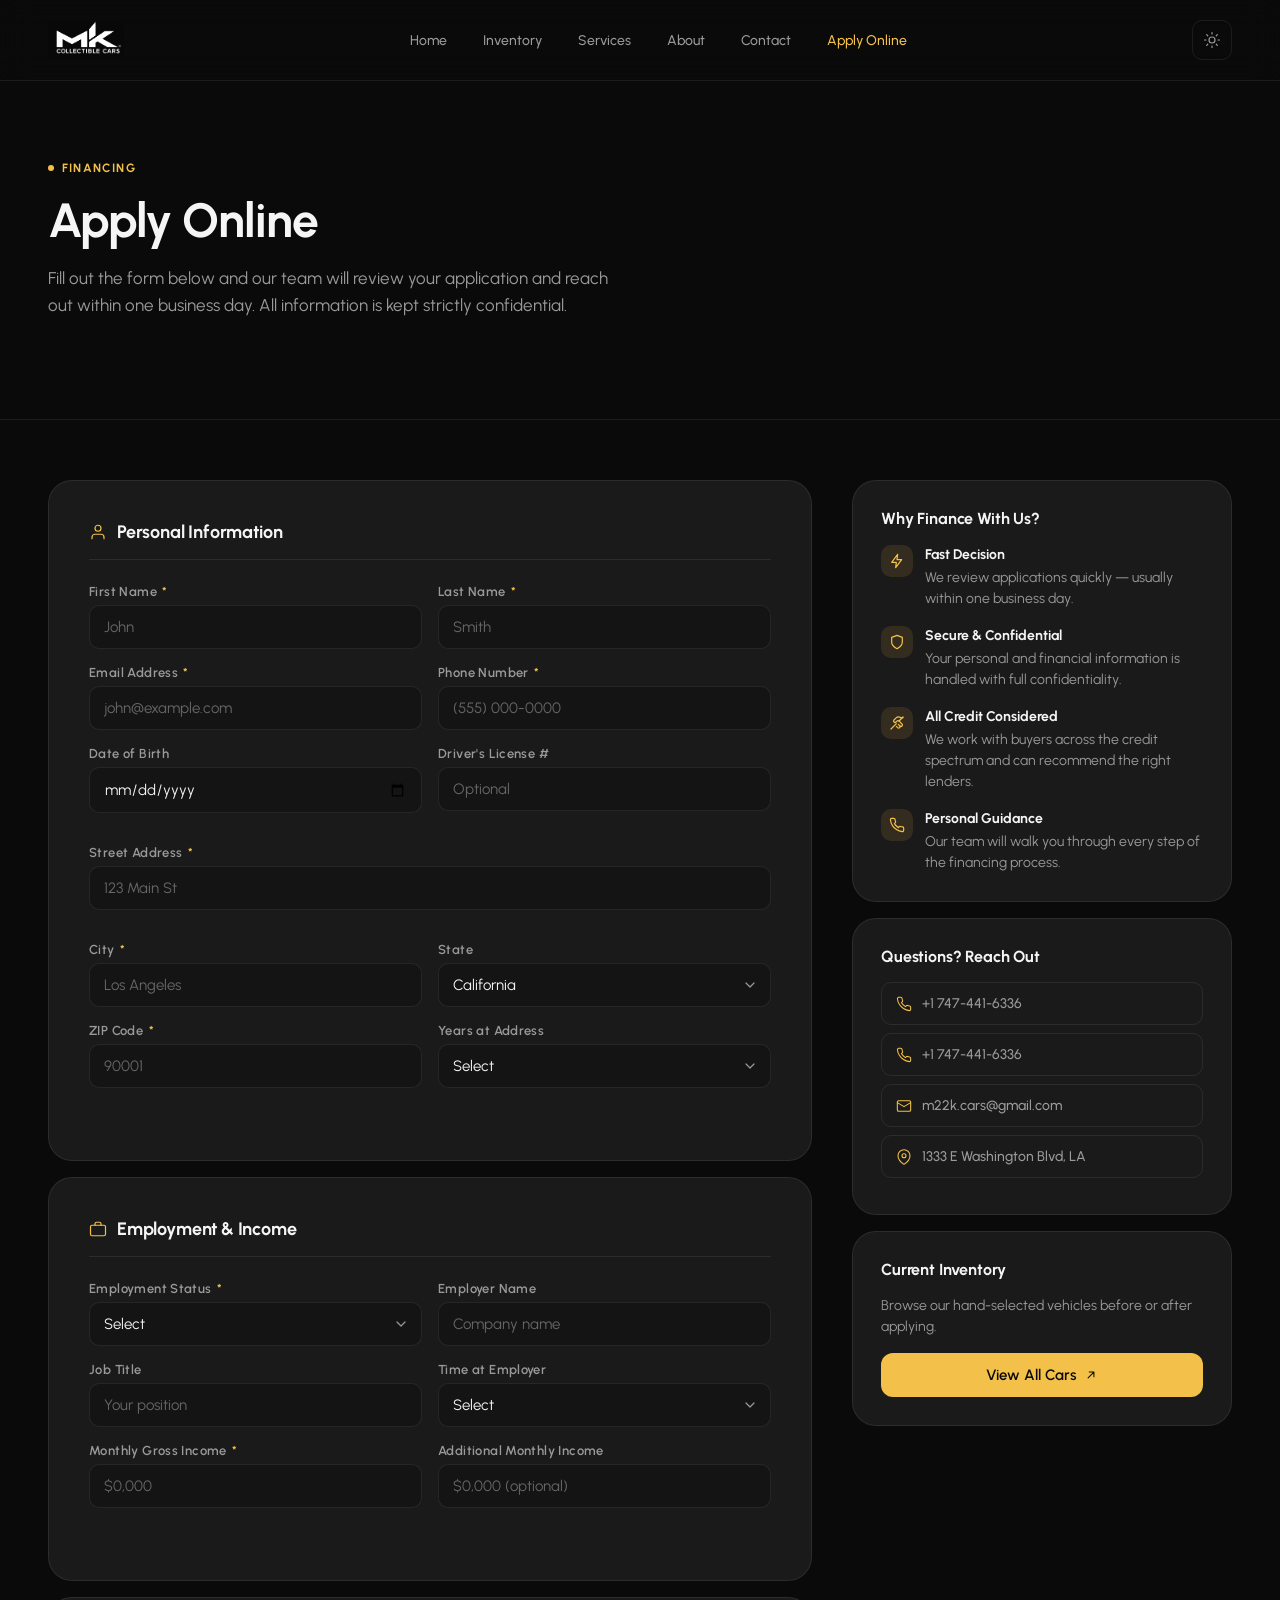
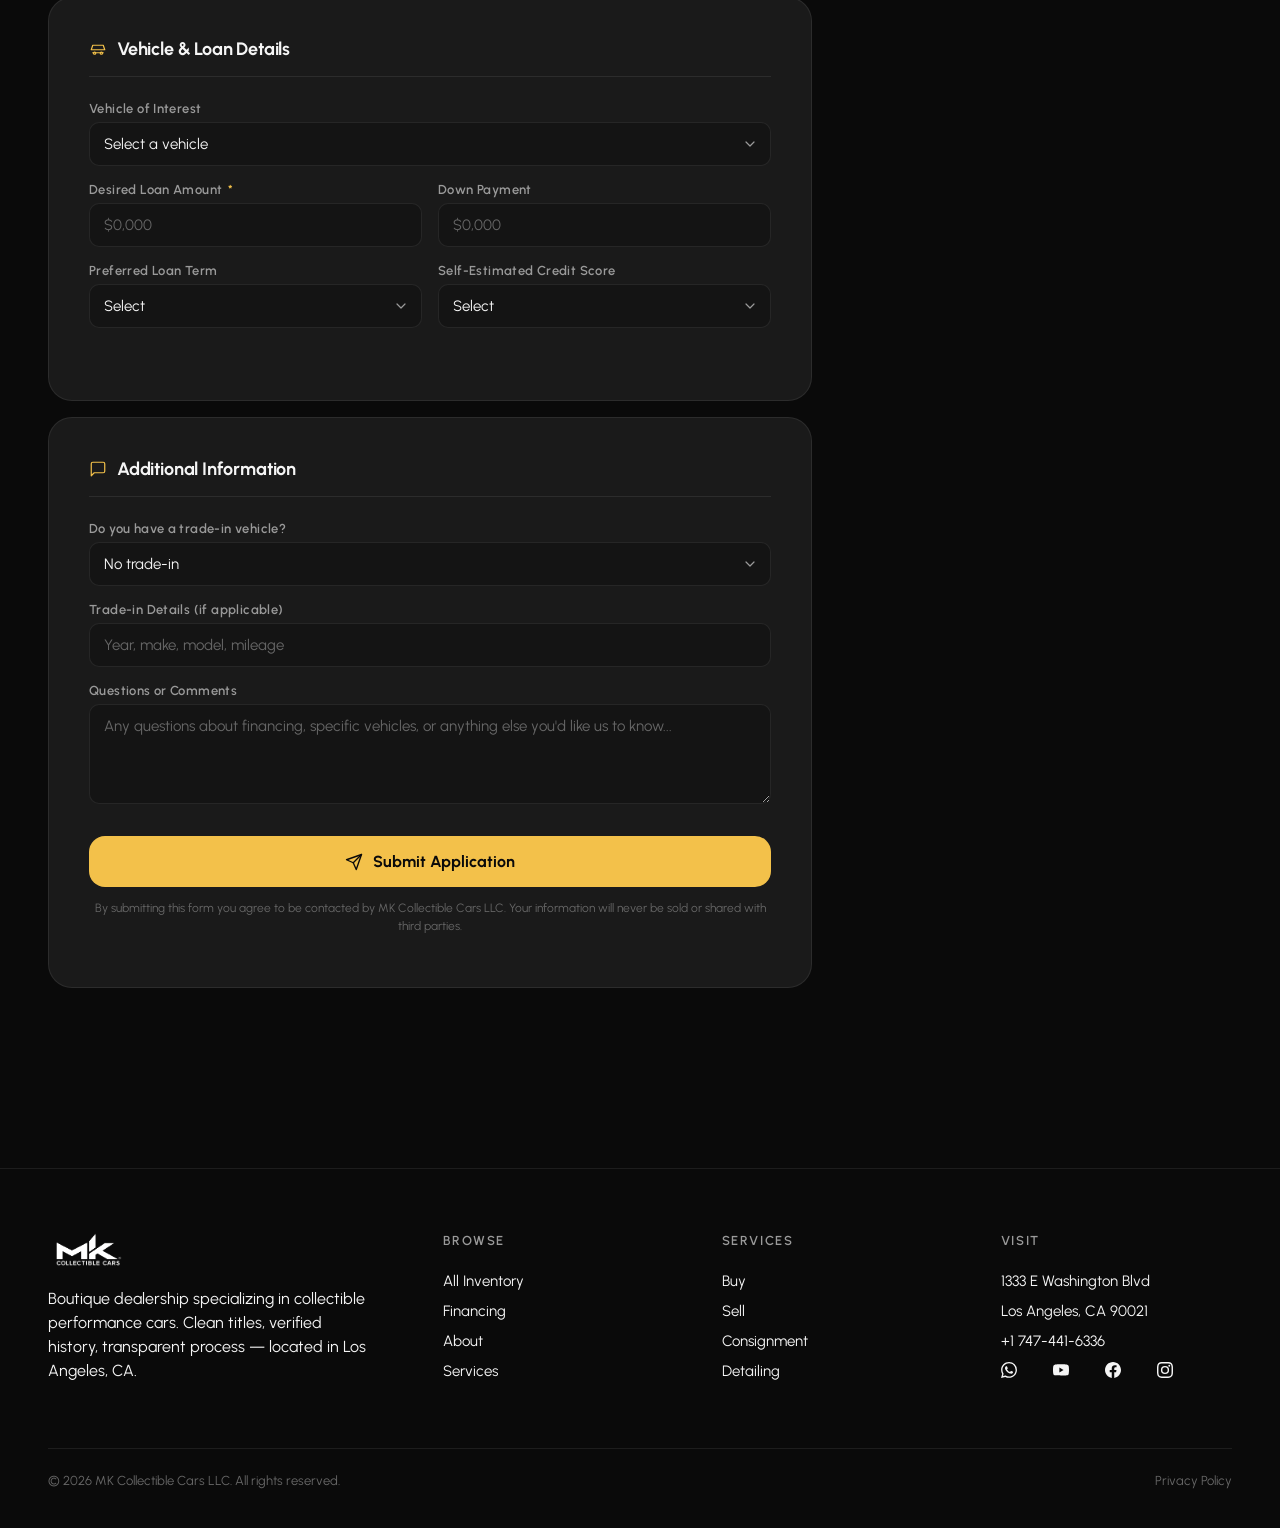
<file: apply-online.html>
<!DOCTYPE html>
<html lang="en">
<head>
<meta charset="UTF-8">
<meta name="viewport" content="width=device-width, initial-scale=1.0">
<title>Apply Online — MK Collectible Cars</title>
<meta name="description" content="Apply for financing at MK Collectible Cars LLC. Fast, simple credit application for our inventory of AMG, Porsche, BMW M, and collectible vehicles.">
<link rel="preconnect" href="https://fonts.googleapis.com">
<link rel="preconnect" href="https://fonts.gstatic.com" crossorigin>
<link href="https://fonts.googleapis.com/css2?family=Urbanist:wght@400;500;600;700;800&display=swap" rel="stylesheet">
<style>
:root {
  --bg: #0a0a0a;
  --bg-elev: #141414;
  --bg-card: #1a1a1a;
  --bg-card-hover: #1f1f1f;
  --border: rgba(255, 255, 255, 0.08);
  --border-strong: rgba(255, 255, 255, 0.14);
  --text: #f5f5f5;
  --text-muted: #9a9a9a;
  --text-faint: #666;
  --accent: #f3c14a;
  --accent-hover: #f8cf64;
  --accent-text: #0a0a0a;
  --radius-sm: 10px;
  --radius: 16px;
  --radius-lg: 24px;
  --radius-xl: 32px;
  --shadow: 0 20px 50px rgba(0, 0, 0, 0.4);
}

[data-theme="light"] {
  --bg: #f5f3ee;
  --bg-elev: #fffdf9;
  --bg-card: #ffffff;
  --bg-card-hover: #faf8f3;
  --border: rgba(0, 0, 0, 0.08);
  --border-strong: rgba(0, 0, 0, 0.16);
  --text: #15130f;
  --text-muted: #5a564f;
  --text-faint: #8a8680;
  --accent: #c89726;
  --accent-hover: #d6a232;
  --accent-text: #fffdf9;
  --shadow: 0 20px 50px rgba(0, 0, 0, 0.08);
}

* { box-sizing: border-box; }

html, body {
  margin: 0;
  padding: 0;
  background: var(--bg);
  color: var(--text);
  font-family: 'Urbanist', -apple-system, BlinkMacSystemFont, sans-serif;
  font-feature-settings: "ss01", "cv11";
  -webkit-font-smoothing: antialiased;
  text-rendering: optimizeLegibility;
}

a { color: inherit; text-decoration: none; }
button { font-family: inherit; cursor: pointer; }

.container {
  max-width: 1440px;
  margin: 0 auto;
  padding: 0 48px;
}

@media (max-width: 768px) {
  .container { padding: 0 20px; }
}

/* Header */
.header {
  position: sticky;
  top: 0;
  z-index: 50;
  background: color-mix(in oklab, var(--bg) 80%, transparent);
  backdrop-filter: blur(16px);
  -webkit-backdrop-filter: blur(16px);
  border-bottom: 1px solid var(--border);
}

.header-inner {
  display: flex;
  align-items: center;
  justify-content: space-between;
  height: 80px;
}

.logo {
  display: flex;
  align-items: center;
  gap: 10px;
}

.logo-img {
  height: 38px;
  width: auto;
  display: block;
  filter: invert(1) brightness(1.1);
  mix-blend-mode: screen;
}

[data-theme="light"] .logo-img {
  filter: none;
  mix-blend-mode: multiply;
}

.nav {
  display: flex;
  gap: 8px;
}

.nav a {
  color: var(--text-muted);
  font-size: 14px;
  font-weight: 500;
  padding: 8px 14px;
  border-radius: 10px;
  transition: color 0.15s, background 0.15s;
}

.nav a:hover { color: var(--text); background: var(--bg-card); }
.nav a.active { color: var(--accent); }

.header-actions {
  display: flex;
  align-items: center;
  gap: 10px;
}

.icon-btn {
  width: 40px; height: 40px;
  border-radius: 10px;
  border: 1px solid var(--border);
  background: transparent;
  color: var(--text-muted);
  display: grid; place-items: center;
  cursor: pointer;
  transition: background 0.15s, color 0.15s, border-color 0.15s;
}
.icon-btn:hover { background: var(--bg-card); color: var(--text); border-color: var(--border-strong); }

.btn {
  display: inline-flex;
  align-items: center;
  gap: 8px;
  padding: 14px 26px;
  border-radius: 12px;
  font-size: 15px;
  font-weight: 600;
  cursor: pointer;
  border: none;
  transition: background 0.15s, color 0.15s, opacity 0.15s;
  text-decoration: none;
  font-family: inherit;
}
.btn-primary {
  background: var(--accent);
  color: var(--accent-text);
}
.btn-primary:hover { background: var(--accent-hover); }
.btn-ghost {
  background: transparent;
  color: var(--text);
  border: 1px solid var(--border-strong);
}
.btn-ghost:hover { background: var(--bg-card); }

/* Sections */
.section {
  padding: 80px 0;
}
.section-eyebrow {
  display: flex;
  align-items: center;
  gap: 8px;
  color: var(--accent);
  font-size: 12px;
  font-weight: 700;
  letter-spacing: 0.1em;
  text-transform: uppercase;
  margin-bottom: 16px;
}
.accent-dot {
  width: 6px; height: 6px;
  border-radius: 50%;
  background: var(--accent);
  display: inline-block;
}
.section-title {
  font-size: clamp(32px, 4vw, 48px);
  font-weight: 700;
  letter-spacing: -0.02em;
  margin: 0 0 16px;
}
.section-sub {
  color: var(--text-muted);
  font-size: 17px;
  line-height: 1.6;
  margin: 0 0 40px;
  max-width: 560px;
}

/* Page Hero */
.page-hero {
  padding: 80px 0 60px;
  border-bottom: 1px solid var(--border);
}
.page-fade { animation: pageIn 0.5s ease; }
@keyframes pageIn { from { opacity: 0; transform: translateY(8px); } to { opacity: 1; transform: none; } }

/* Form */
.form-layout {
  display: grid;
  grid-template-columns: 1fr 380px;
  gap: 40px;
  align-items: start;
  padding: 60px 0 100px;
}

@media (max-width: 1000px) {
  .form-layout {
    grid-template-columns: 1fr;
  }
}

.form-card {
  background: var(--bg-card);
  border: 1px solid var(--border);
  border-radius: var(--radius-lg);
  padding: 40px;
}

.form-section-title {
  font-size: 18px;
  font-weight: 700;
  letter-spacing: -0.01em;
  margin: 0 0 24px;
  padding-bottom: 16px;
  border-bottom: 1px solid var(--border);
  display: flex;
  align-items: center;
  gap: 10px;
  color: var(--text);
}

.form-section-title svg {
  color: var(--accent);
}

.form-grid {
  display: grid;
  grid-template-columns: 1fr 1fr;
  gap: 16px;
  margin-bottom: 32px;
}

.form-grid.full { grid-template-columns: 1fr; }

@media (max-width: 600px) {
  .form-grid { grid-template-columns: 1fr; }
  .form-card { padding: 24px; }
}

.form-group {
  display: flex;
  flex-direction: column;
  gap: 6px;
}

.form-group.span-2 { grid-column: span 2; }

@media (max-width: 600px) {
  .form-group.span-2 { grid-column: span 1; }
}

.form-label {
  font-size: 13px;
  font-weight: 600;
  color: var(--text-muted);
  letter-spacing: 0.03em;
}

.form-label span.req {
  color: var(--accent);
  margin-left: 2px;
}

.form-input,
.form-select,
.form-textarea {
  background: var(--bg-elev);
  border: 1px solid var(--border);
  border-radius: var(--radius-sm);
  color: var(--text);
  font-family: inherit;
  font-size: 15px;
  padding: 12px 14px;
  transition: border-color 0.15s, box-shadow 0.15s;
  outline: none;
  width: 100%;
}

.form-input::placeholder,
.form-textarea::placeholder { color: var(--text-faint); }

.form-input:focus,
.form-select:focus,
.form-textarea:focus {
  border-color: var(--accent);
  box-shadow: 0 0 0 3px color-mix(in oklab, var(--accent) 15%, transparent);
}

.form-select {
  appearance: none;
  background-image: url("data:image/svg+xml,%3Csvg xmlns='http://www.w3.org/2000/svg' width='16' height='16' viewBox='0 0 24 24' fill='none' stroke='%239a9a9a' stroke-width='1.8' stroke-linecap='round' stroke-linejoin='round'%3E%3Cpath d='M6 9l6 6 6-6'/%3E%3C/svg%3E");
  background-repeat: no-repeat;
  background-position: right 12px center;
  padding-right: 36px;
  cursor: pointer;
}

.form-textarea {
  resize: vertical;
  min-height: 100px;
}

.form-divider {
  height: 1px;
  background: var(--border);
  margin: 32px 0;
}

.form-submit {
  width: 100%;
  padding: 16px;
  background: var(--accent);
  color: var(--accent-text);
  border: none;
  border-radius: var(--radius);
  font-size: 16px;
  font-weight: 700;
  cursor: pointer;
  font-family: inherit;
  transition: background 0.15s, opacity 0.15s;
  display: flex;
  align-items: center;
  justify-content: center;
  gap: 10px;
  margin-top: 8px;
}
.form-submit:hover { background: var(--accent-hover); }

.form-note {
  font-size: 12px;
  color: var(--text-faint);
  margin-top: 12px;
  line-height: 1.5;
  text-align: center;
}

/* Sidebar */
.sidebar-card {
  background: var(--bg-card);
  border: 1px solid var(--border);
  border-radius: var(--radius-lg);
  padding: 28px;
  margin-bottom: 16px;
}

.sidebar-card h3 {
  font-size: 16px;
  font-weight: 700;
  margin: 0 0 16px;
  letter-spacing: -0.01em;
}

.sidebar-feature {
  display: flex;
  gap: 12px;
  align-items: flex-start;
  margin-bottom: 16px;
  color: var(--text-muted);
  font-size: 14px;
  line-height: 1.5;
}

.sidebar-feature:last-child { margin-bottom: 0; }

.sidebar-icon {
  width: 32px;
  height: 32px;
  border-radius: 10px;
  background: color-mix(in oklab, var(--accent) 12%, transparent);
  color: var(--accent);
  display: grid;
  place-items: center;
  flex-shrink: 0;
  margin-top: 1px;
}

.sidebar-feature strong {
  display: block;
  color: var(--text);
  font-size: 14px;
  margin-bottom: 2px;
}

.contact-link {
  display: flex;
  align-items: center;
  gap: 10px;
  padding: 12px 14px;
  border-radius: var(--radius-sm);
  border: 1px solid var(--border);
  color: var(--text-muted);
  font-size: 14px;
  font-weight: 500;
  margin-bottom: 8px;
  transition: background 0.15s, border-color 0.15s, color 0.15s;
}
.contact-link:hover { background: var(--bg-elev); border-color: var(--border-strong); color: var(--text); }
.contact-link svg { color: var(--accent); flex-shrink: 0; }

/* Success message */
.success-message {
  display: none;
  background: color-mix(in oklab, var(--accent) 10%, transparent);
  border: 1px solid color-mix(in oklab, var(--accent) 30%, transparent);
  border-radius: var(--radius);
  padding: 24px;
  text-align: center;
  margin-top: 16px;
}
.success-message h3 { font-size: 20px; margin: 0 0 8px; color: var(--accent); }
.success-message p { color: var(--text-muted); margin: 0; font-size: 15px; }

/* Footer */
.footer {
  border-top: 1px solid var(--border);
  padding: 64px 0 40px;
  margin-top: 80px;
}
.footer-grid {
  display: grid;
  grid-template-columns: 1.5fr 1fr 1fr 1fr;
  gap: 48px;
  margin-bottom: 48px;
}
.footer-col h4 {
  font-size: 13px;
  text-transform: uppercase;
  letter-spacing: 0.12em;
  color: var(--text-muted);
  margin: 0 0 18px;
  font-weight: 600;
}
.footer-col a {
  display: block;
  padding: 6px 0;
  color: var(--text);
  font-size: 15px;
}
.footer-col a:hover { color: var(--accent); }
.footer-bottom {
  display: flex;
  justify-content: space-between;
  padding-top: 24px;
  border-top: 1px solid var(--border);
  color: var(--text-faint);
  font-size: 13px;
}
.social-icons {
  display: flex;
  gap: 8px;
  margin-top: auto;
  align-self: flex-end;
}
.social-icon {
  display: flex;
  align-items: center;
  justify-content: center;
  width: 44px;
  height: 44px;
  border-radius: 10px;
  color: var(--text-muted);
  transition: color 0.15s, border-color 0.15s;
}
.social-icon:hover {
  color: var(--accent);
}
@media (max-width: 960px) {
  .nav { display: none; }
}
@media (max-width: 768px) {
  .footer-grid { grid-template-columns: 1fr 1fr; gap: 28px; }
}
</style>
</head>
<body>

<!-- HEADER -->
<header class="header">
  <div class="container header-inner">
    <a href="index.html" class="logo">
      <img src="assets/logo.png" alt="MK Collectible Cars" class="logo-img" />
    </a>
    <nav class="nav">
      <a href="index.html">Home</a>
      <a href="index.html#/inventory">Inventory</a>
      <a href="index.html#services">Services</a>
      <a href="our-story.html">About</a>
      <a href="index.html#contact">Contact</a>
      <a href="apply-online.html" class="active">Apply Online</a>
    </nav>
    <div class="header-actions">
      <button class="icon-btn" id="theme-btn" title="Toggle theme">
        <svg width="18" height="18" viewBox="0 0 24 24" fill="none" stroke="currentColor" stroke-width="1.6" stroke-linecap="round" stroke-linejoin="round" id="theme-icon">
          <circle cx="12" cy="12" r="4"/><path d="M12 2v2M12 20v2M4.93 4.93l1.41 1.41M17.66 17.66l1.41 1.41M2 12h2M20 12h2M4.93 19.07l1.41-1.41M17.66 6.34l1.41-1.41"/>
        </svg>
      </button>
    </div>
  </div>
</header>

<!-- MAIN -->
<main class="page-fade">

  <!-- HERO -->
  <section class="page-hero">
    <div class="container">
      <div class="section-eyebrow">
        <span class="accent-dot"></span>
        Financing
      </div>
      <h1 class="section-title">Apply Online</h1>
      <p class="section-sub">Fill out the form below and our team will review your application and reach out within one business day. All information is kept strictly confidential.</p>
    </div>
  </section>

  <!-- FORM LAYOUT -->
  <div class="container">
    <div class="form-layout">

      <!-- FORM -->
      <div class="animate-on-scroll animate-slide-left">
        <form id="apply-form" action="https://formspree.io/f/xpwrqdwl" method="POST">
          <input type="hidden" name="_subject" value="New Financing Application — MK Collectible Cars" />
          <input type="hidden" name="_replyto" value="m22k.cars@gmail.com" />

          <!-- Personal Info -->
          <div class="form-card" style="margin-bottom: 16px;">
            <div class="form-section-title">
              <svg width="18" height="18" viewBox="0 0 24 24" fill="none" stroke="currentColor" stroke-width="1.6" stroke-linecap="round" stroke-linejoin="round"><path d="M20 21v-2a4 4 0 0 0-4-4H8a4 4 0 0 0-4 4v2"/><circle cx="12" cy="7" r="4"/></svg>
              Personal Information
            </div>
            <div class="form-grid">
              <div class="form-group">
                <label class="form-label">First Name <span class="req">*</span></label>
                <input class="form-input" type="text" name="first_name" placeholder="John" required />
              </div>
              <div class="form-group">
                <label class="form-label">Last Name <span class="req">*</span></label>
                <input class="form-input" type="text" name="last_name" placeholder="Smith" required />
              </div>
              <div class="form-group">
                <label class="form-label">Email Address <span class="req">*</span></label>
                <input class="form-input" type="email" name="email" placeholder="john@example.com" required />
              </div>
              <div class="form-group">
                <label class="form-label">Phone Number <span class="req">*</span></label>
                <input class="form-input" type="tel" name="phone" placeholder="(555) 000-0000" required />
              </div>
              <div class="form-group">
                <label class="form-label">Date of Birth</label>
                <input class="form-input" type="date" name="dob" />
              </div>
              <div class="form-group">
                <label class="form-label">Driver's License #</label>
                <input class="form-input" type="text" name="license_number" placeholder="Optional" />
              </div>
            </div>

            <!-- Address -->
            <div class="form-grid full">
              <div class="form-group">
                <label class="form-label">Street Address <span class="req">*</span></label>
                <input class="form-input" type="text" name="address" placeholder="123 Main St" required />
              </div>
            </div>
            <div class="form-grid">
              <div class="form-group">
                <label class="form-label">City <span class="req">*</span></label>
                <input class="form-input" type="text" name="city" placeholder="Los Angeles" required />
              </div>
              <div class="form-group">
                <label class="form-label">State</label>
                <select class="form-select" name="state">
                  <option value="">Select state</option>
                  <option value="CA" selected>California</option>
                  <option value="NY">New York</option>
                  <option value="TX">Texas</option>
                  <option value="FL">Florida</option>
                  <option value="WA">Washington</option>
                  <option value="OR">Oregon</option>
                  <option value="NV">Nevada</option>
                  <option value="AZ">Arizona</option>
                  <option value="CO">Colorado</option>
                  <option value="IL">Illinois</option>
                  <option value="Other">Other</option>
                </select>
              </div>
              <div class="form-group">
                <label class="form-label">ZIP Code <span class="req">*</span></label>
                <input class="form-input" type="text" name="zip" placeholder="90001" required />
              </div>
              <div class="form-group">
                <label class="form-label">Years at Address</label>
                <select class="form-select" name="years_at_address">
                  <option value="">Select</option>
                  <option>Less than 1 year</option>
                  <option>1–2 years</option>
                  <option>3–5 years</option>
                  <option>5+ years</option>
                </select>
              </div>
            </div>
          </div>

          <!-- Employment -->
          <div class="form-card" style="margin-bottom: 16px;">
            <div class="form-section-title">
              <svg width="18" height="18" viewBox="0 0 24 24" fill="none" stroke="currentColor" stroke-width="1.6" stroke-linecap="round" stroke-linejoin="round"><rect x="2" y="7" width="20" height="14" rx="2"/><path d="M16 7V5a2 2 0 0 0-2-2h-4a2 2 0 0 0-2 2v2"/></svg>
              Employment &amp; Income
            </div>
            <div class="form-grid">
              <div class="form-group">
                <label class="form-label">Employment Status <span class="req">*</span></label>
                <select class="form-select" name="employment_status" required>
                  <option value="">Select</option>
                  <option>Employed Full-Time</option>
                  <option>Employed Part-Time</option>
                  <option>Self-Employed</option>
                  <option>Retired</option>
                  <option>Student</option>
                  <option>Other</option>
                </select>
              </div>
              <div class="form-group">
                <label class="form-label">Employer Name</label>
                <input class="form-input" type="text" name="employer_name" placeholder="Company name" />
              </div>
              <div class="form-group">
                <label class="form-label">Job Title</label>
                <input class="form-input" type="text" name="job_title" placeholder="Your position" />
              </div>
              <div class="form-group">
                <label class="form-label">Time at Employer</label>
                <select class="form-select" name="time_at_employer">
                  <option value="">Select</option>
                  <option>Less than 1 year</option>
                  <option>1–2 years</option>
                  <option>3–5 years</option>
                  <option>5–10 years</option>
                  <option>10+ years</option>
                </select>
              </div>
              <div class="form-group">
                <label class="form-label">Monthly Gross Income <span class="req">*</span></label>
                <input class="form-input" type="text" name="monthly_income" placeholder="$0,000" required />
              </div>
              <div class="form-group">
                <label class="form-label">Additional Monthly Income</label>
                <input class="form-input" type="text" name="additional_income" placeholder="$0,000 (optional)" />
              </div>
            </div>
          </div>

          <!-- Vehicle & Loan -->
          <div class="form-card" style="margin-bottom: 16px;">
            <div class="form-section-title">
              <svg width="18" height="18" viewBox="0 0 24 24" fill="none" stroke="currentColor" stroke-width="1.6" stroke-linecap="round" stroke-linejoin="round"><path d="M5 17h14M3 13h18l-2-6H5l-2 6z"/><circle cx="7.5" cy="17.5" r="1.5"/><circle cx="16.5" cy="17.5" r="1.5"/></svg>
              Vehicle &amp; Loan Details
            </div>
            <div class="form-grid">
              <div class="form-group span-2">
                <label class="form-label">Vehicle of Interest</label>
                <select class="form-select" name="vehicle_interest">
                  <option value="">Select a vehicle</option>
                  <option>2009 Mercedes-Benz CLS 63 AMG — $26,500</option>
                  <option>2009 Mercedes-Benz C 63 AMG — $32,500</option>
                  <option>2011 Mercedes-Benz ML 63 AMG — $18,300</option>
                  <option>2007 Mercedes-Benz SL 550 — $17,500</option>
                  <option>2016 Porsche Cayenne GTS — $29,950</option>
                  <option>2015 Porsche Macan S — $21,500</option>
                  <option>2006 BMW Z4 M Coupe — $19,800</option>
                  <option>Not sure yet / other</option>
                </select>
              </div>
              <div class="form-group">
                <label class="form-label">Desired Loan Amount <span class="req">*</span></label>
                <input class="form-input" type="text" name="loan_amount" placeholder="$0,000" required />
              </div>
              <div class="form-group">
                <label class="form-label">Down Payment</label>
                <input class="form-input" type="text" name="down_payment" placeholder="$0,000" />
              </div>
              <div class="form-group">
                <label class="form-label">Preferred Loan Term</label>
                <select class="form-select" name="loan_term">
                  <option value="">Select</option>
                  <option>24 months</option>
                  <option>36 months</option>
                  <option>48 months</option>
                  <option>60 months</option>
                  <option>72 months</option>
                </select>
              </div>
              <div class="form-group">
                <label class="form-label">Self-Estimated Credit Score</label>
                <select class="form-select" name="credit_score">
                  <option value="">Select</option>
                  <option>Excellent (750+)</option>
                  <option>Good (700–749)</option>
                  <option>Fair (650–699)</option>
                  <option>Poor (600–649)</option>
                  <option>Bad (below 600)</option>
                  <option>Not sure</option>
                </select>
              </div>
            </div>
          </div>

          <!-- Additional -->
          <div class="form-card">
            <div class="form-section-title">
              <svg width="18" height="18" viewBox="0 0 24 24" fill="none" stroke="currentColor" stroke-width="1.6" stroke-linecap="round" stroke-linejoin="round"><path d="M21 15a2 2 0 0 1-2 2H7l-4 4V5a2 2 0 0 1 2-2h14a2 2 0 0 1 2 2z"/></svg>
              Additional Information
            </div>
            <div class="form-grid full">
              <div class="form-group">
                <label class="form-label">Do you have a trade-in vehicle?</label>
                <select class="form-select" name="trade_in">
                  <option value="No">No trade-in</option>
                  <option value="Yes">Yes, I have a trade-in</option>
                </select>
              </div>
              <div class="form-group">
                <label class="form-label">Trade-in Details (if applicable)</label>
                <input class="form-input" type="text" name="trade_in_details" placeholder="Year, make, model, mileage" />
              </div>
              <div class="form-group">
                <label class="form-label">Questions or Comments</label>
                <textarea class="form-textarea" name="comments" placeholder="Any questions about financing, specific vehicles, or anything else you'd like us to know..."></textarea>
              </div>
            </div>

            <button type="submit" class="form-submit">
              <svg width="18" height="18" viewBox="0 0 24 24" fill="none" stroke="currentColor" stroke-width="1.8" stroke-linecap="round" stroke-linejoin="round"><line x1="22" y1="2" x2="11" y2="13"/><polygon points="22 2 15 22 11 13 2 9 22 2"/></svg>
              Submit Application
            </button>
            <p class="form-note">By submitting this form you agree to be contacted by MK Collectible Cars LLC. Your information will never be sold or shared with third parties.</p>
          </div>

          <div class="success-message" id="success-msg">
            <svg width="40" height="40" viewBox="0 0 24 24" fill="none" stroke="currentColor" stroke-width="1.6" stroke-linecap="round" stroke-linejoin="round" style="color: var(--accent); margin: 0 auto 12px; display: block;"><path d="M20 6L9 17l-5-5"/></svg>
            <h3>Application Received!</h3>
            <p>Thank you — our team will review your information and contact you within one business day.</p>
          </div>
        </form>
      </div>

      <!-- SIDEBAR -->
      <div class="animate-on-scroll animate-slide-right">
        <div class="sidebar-card">
          <h3>Why Finance With Us?</h3>
          <div class="sidebar-feature">
            <div class="sidebar-icon">
              <svg width="16" height="16" viewBox="0 0 24 24" fill="none" stroke="currentColor" stroke-width="1.8" stroke-linecap="round" stroke-linejoin="round"><path d="M13 2L4 14h7l-1 8 9-12h-7l1-8z"/></svg>
            </div>
            <div>
              <strong>Fast Decision</strong>
              We review applications quickly — usually within one business day.
            </div>
          </div>
          <div class="sidebar-feature">
            <div class="sidebar-icon">
              <svg width="16" height="16" viewBox="0 0 24 24" fill="none" stroke="currentColor" stroke-width="1.8" stroke-linecap="round" stroke-linejoin="round"><path d="M12 22s8-4 8-10V5l-8-3-8 3v7c0 6 8 10 8 10z"/></svg>
            </div>
            <div>
              <strong>Secure &amp; Confidential</strong>
              Your personal and financial information is handled with full confidentiality.
            </div>
          </div>
          <div class="sidebar-feature">
            <div class="sidebar-icon">
              <svg width="16" height="16" viewBox="0 0 24 24" fill="none" stroke="currentColor" stroke-width="1.8" stroke-linecap="round" stroke-linejoin="round"><path d="M11 17l2 2a1 1 0 1 0 3-3"/><path d="M14 14l2.5 2.5a1 1 0 1 0 3-3l-3.88-3.88a3 3 0 0 0-4.24 0l-.88.88a1 1 0 1 1-3-3l2.81-2.81a5.79 5.79 0 0 1 7.06-.87l.47.28a2 2 0 0 0 1.42.25L21 4"/><path d="M21 3l-6 6"/><path d="M3 21l8-8"/></svg>
            </div>
            <div>
              <strong>All Credit Considered</strong>
              We work with buyers across the credit spectrum and can recommend the right lenders.
            </div>
          </div>
          <div class="sidebar-feature">
            <div class="sidebar-icon">
              <svg width="16" height="16" viewBox="0 0 24 24" fill="none" stroke="currentColor" stroke-width="1.8" stroke-linecap="round" stroke-linejoin="round"><path d="M22 16.92v3a2 2 0 0 1-2.18 2 19.79 19.79 0 0 1-8.63-3.07 19.5 19.5 0 0 1-6-6 19.79 19.79 0 0 1-3.07-8.67A2 2 0 0 1 4.11 2h3a2 2 0 0 1 2 1.72 12.84 12.84 0 0 0 .7 2.81 2 2 0 0 1-.45 2.11L8.09 9.91a16 16 0 0 0 6 6l1.27-1.27a2 2 0 0 1 2.11-.45 12.84 12.84 0 0 0 2.81.7A2 2 0 0 1 22 16.92z"/></svg>
            </div>
            <div>
              <strong>Personal Guidance</strong>
              Our team will walk you through every step of the financing process.
            </div>
          </div>
        </div>

        <div class="sidebar-card">
          <h3>Questions? Reach Out</h3>
          <a href="tel:17474416336" class="contact-link">
            <svg width="16" height="16" viewBox="0 0 24 24" fill="none" stroke="currentColor" stroke-width="1.6" stroke-linecap="round" stroke-linejoin="round"><path d="M22 16.92v3a2 2 0 0 1-2.18 2 19.79 19.79 0 0 1-8.63-3.07 19.5 19.5 0 0 1-6-6 19.79 19.79 0 0 1-3.07-8.67A2 2 0 0 1 4.11 2h3a2 2 0 0 1 2 1.72 12.84 12.84 0 0 0 .7 2.81 2 2 0 0 1-.45 2.11L8.09 9.91a16 16 0 0 0 6 6l1.27-1.27a2 2 0 0 1 2.11-.45 12.84 12.84 0 0 0 2.81.7A2 2 0 0 1 22 16.92z"/></svg>
            +1 747-441-6336
          </a>
          <a href="tel:17474416336" class="contact-link">
            <svg width="16" height="16" viewBox="0 0 24 24" fill="none" stroke="currentColor" stroke-width="1.6" stroke-linecap="round" stroke-linejoin="round"><path d="M22 16.92v3a2 2 0 0 1-2.18 2 19.79 19.79 0 0 1-8.63-3.07 19.5 19.5 0 0 1-6-6 19.79 19.79 0 0 1-3.07-8.67A2 2 0 0 1 4.11 2h3a2 2 0 0 1 2 1.72 12.84 12.84 0 0 0 .7 2.81 2 2 0 0 1-.45 2.11L8.09 9.91a16 16 0 0 0 6 6l1.27-1.27a2 2 0 0 1 2.11-.45 12.84 12.84 0 0 0 2.81.7A2 2 0 0 1 22 16.92z"/></svg>
            +1 747-441-6336
          </a>
          <a href="mailto:m22k.cars@gmail.com" class="contact-link">
            <svg width="16" height="16" viewBox="0 0 24 24" fill="none" stroke="currentColor" stroke-width="1.6" stroke-linecap="round" stroke-linejoin="round"><rect x="2" y="4" width="20" height="16" rx="2"/><path d="M22 7l-10 6L2 7"/></svg>
            m22k.cars@gmail.com
          </a>
          <a href="index.html#contact" class="contact-link">
            <svg width="16" height="16" viewBox="0 0 24 24" fill="none" stroke="currentColor" stroke-width="1.6" stroke-linecap="round" stroke-linejoin="round"><path d="M21 10c0 7-9 13-9 13s-9-6-9-13a9 9 0 0 1 18 0z"/><circle cx="12" cy="10" r="3"/></svg>
            1333 E Washington Blvd, LA
          </a>
        </div>

        <div class="sidebar-card">
          <h3>Current Inventory</h3>
          <p style="font-size: 14px; color: var(--text-muted); line-height: 1.5; margin: 0 0 16px;">Browse our hand-selected vehicles before or after applying.</p>
          <a href="index.html#/inventory" class="btn btn-primary" style="width: 100%; justify-content: center; padding: 13px;">
            View All Cars
            <svg width="14" height="14" viewBox="0 0 24 24" fill="none" stroke="currentColor" stroke-width="1.8" stroke-linecap="round" stroke-linejoin="round"><path d="M7 17L17 7M9 7h8v8"/></svg>
          </a>
        </div>
      </div>

    </div>
  </div>

</main>

<footer class="footer">
  <div class="container">
    <div class="footer-grid">
      <div>
        <a href="index.html" class="logo">
          <img src="assets/logo.png" alt="MK Collectible Cars" class="logo-img" />
        </a>
        <p class="muted" style="margin-top: 16px; max-width: 320px; line-height: 1.5;">
          Boutique dealership specializing in collectible performance cars. Clean titles, verified history, transparent process — located in Los Angeles, CA.
        </p>
      </div>
      <div class="footer-col">
        <h4>Browse</h4>
        <a href="index.html#/inventory">All Inventory</a>
        <a href="apply-online.html">Financing</a>
        <a href="our-story.html">About</a>
        <a href="index.html#services">Services</a>
      </div>
      <div class="footer-col">
        <h4>Services</h4>
        <a href="index.html#services">Buy</a>
        <a href="index.html#services">Sell</a>
        <a href="index.html#services">Consignment</a>
        <a href="index.html#services">Detailing</a>
      </div>
      <div class="footer-col">
        <h4>Visit</h4>
        <a href="#">1333 E Washington Blvd</a>
        <a href="#">Los Angeles, CA 90021</a>
        <a href="tel:17474416336">+1 747-441-6336</a>
        <div class="social-icons">
          <a href="https://wa.me/17474416336" target="_blank" rel="noopener noreferrer" title="WhatsApp" class="social-icon">
            <svg width="16" height="16" viewBox="0 0 24 24" fill="currentColor"><path d="M17.472 14.382c-.297-.149-1.758-.867-2.03-.967-.273-.099-.471-.148-.67.15-.197.297-.767.966-.94 1.164-.173.199-.347.223-.644.075-.297-.15-1.255-.463-2.39-1.475-.883-.788-1.48-1.761-1.653-2.059-.173-.297-.018-.458.13-.606.134-.133.298-.347.446-.52.149-.174.198-.298.298-.497.099-.198.05-.371-.025-.52-.075-.149-.669-1.612-.916-2.207-.242-.579-.487-.5-.669-.51-.173-.008-.371-.01-.57-.01-.198 0-.52.074-.792.372-.272.297-1.04 1.016-1.04 2.479 0 1.462 1.065 2.875 1.213 3.074.149.198 2.096 3.2 5.077 4.487.709.306 1.262.489 1.694.625.712.227 1.36.195 1.871.118.571-.085 1.758-.719 2.006-1.413.248-.694.248-1.289.173-1.413-.074-.124-.272-.198-.57-.347m-5.421 7.403h-.004a9.87 9.87 0 01-5.031-1.378l-.361-.214-3.741.982.998-3.648-.235-.374a9.86 9.86 0 01-1.51-5.26c.001-5.45 4.436-9.884 9.888-9.884 2.64 0 5.122 1.03 6.988 2.898a9.825 9.825 0 012.893 6.994c-.003 5.45-4.437 9.884-9.885 9.884m8.413-18.297A11.815 11.815 0 0012.05 0C5.495 0 .16 5.335.157 11.892c0 2.096.547 4.142 1.588 5.945L.057 24l6.305-1.654a11.882 11.882 0 005.683 1.448h.005c6.554 0 11.89-5.335 11.893-11.893a11.821 11.821 0 00-3.48-8.413z"/></svg>
          </a>
          <a href="https://www.youtube.com/@MKCarsLA" target="_blank" rel="noopener noreferrer" title="YouTube" class="social-icon">
            <svg width="16" height="16" viewBox="0 0 24 24" fill="currentColor"><path d="M23.498 6.186a3.016 3.016 0 00-2.122-2.136C19.505 3.545 12 3.545 12 3.545s-7.505 0-9.377.505A3.017 3.017 0 00.502 6.186C0 8.07 0 12 0 12s0 3.93.502 5.814a3.016 3.016 0 002.122 2.136c1.871.505 9.376.505 9.376.505s7.505 0 9.377-.505a3.015 3.015 0 002.122-2.136C24 15.93 24 12 24 12s0-3.93-.502-5.814zM9.545 15.568V8.432L15.818 12l-6.273 3.568z"/></svg>
          </a>
          <a href="https://www.facebook.com/people/MK-Collectible-Cars/61585232605887/" target="_blank" rel="noopener noreferrer" title="Facebook" class="social-icon">
            <svg width="16" height="16" viewBox="0 0 24 24" fill="currentColor"><path d="M24 12.073c0-6.627-5.373-12-12-12s-12 5.373-12 12c0 5.99 4.388 10.954 10.125 11.854v-8.385H7.078v-3.47h3.047V9.43c0-3.007 1.792-4.669 4.533-4.669 1.312 0 2.686.235 2.686.235v2.953H15.83c-1.491 0-1.956.925-1.956 1.874v2.25h3.328l-.532 3.47h-2.796v8.385C19.612 23.027 24 18.062 24 12.073z"/></svg>
          </a>
          <a href="https://www.instagram.com/mkcollectiblecars" target="_blank" rel="noopener noreferrer" title="Instagram" class="social-icon">
            <svg width="16" height="16" viewBox="0 0 24 24" fill="currentColor"><path d="M12 2.163c3.204 0 3.584.012 4.85.07 3.252.148 4.771 1.691 4.919 4.919.058 1.265.069 1.645.069 4.849 0 3.205-.012 3.584-.069 4.849-.149 3.225-1.664 4.771-4.919 4.919-1.266.058-1.644.07-4.85.07-3.204 0-3.584-.012-4.849-.07-3.26-.149-4.771-1.699-4.919-4.92-.058-1.265-.07-1.644-.07-4.849 0-3.204.013-3.583.07-4.849.149-3.227 1.664-4.771 4.919-4.919 1.266-.057 1.645-.069 4.849-.069zM12 0C8.741 0 8.333.014 7.053.072 2.695.272.273 2.69.073 7.052.014 8.333 0 8.741 0 12c0 3.259.014 3.668.072 4.948.2 4.358 2.618 6.78 6.98 6.98C8.333 23.986 8.741 24 12 24c3.259 0 3.668-.014 4.948-.072 4.354-.2 6.782-2.618 6.979-6.98.059-1.28.073-1.689.073-4.948 0-3.259-.014-3.667-.072-4.947-.196-4.354-2.617-6.78-6.979-6.98C15.668.014 15.259 0 12 0zm0 5.838a6.162 6.162 0 100 12.324 6.162 6.162 0 000-12.324zM12 16a4 4 0 110-8 4 4 0 010 8zm6.406-11.845a1.44 1.44 0 100 2.881 1.44 1.44 0 000-2.881z"/></svg>
          </a>
        </div>
      </div>
    </div>
    <div class="footer-bottom">
      <span>&copy; 2026 MK Collectible Cars LLC. All rights reserved.</span>
      <a href="privacy-policy.html" style="color: var(--text-faint); transition: color 0.15s;" onmouseover="this.style.color='var(--accent)'" onmouseout="this.style.color='var(--text-faint)'">Privacy Policy</a>
    </div>
  </div>
</footer>

<script>
(function() {
  const saved = localStorage.getItem('mk-theme') || 'dark';
  document.documentElement.setAttribute('data-theme', saved);
  updateIcon(saved);

  document.getElementById('theme-btn').addEventListener('click', function() {
    const current = document.documentElement.getAttribute('data-theme');
    const next = current === 'dark' ? 'light' : 'dark';
    document.documentElement.setAttribute('data-theme', next);
    localStorage.setItem('mk-theme', next);
    updateIcon(next);
  });

  function updateIcon(theme) {
    const icon = document.getElementById('theme-icon');
    if (theme === 'dark') {
      icon.innerHTML = '<circle cx="12" cy="12" r="4"/><path d="M12 2v2M12 20v2M4.93 4.93l1.41 1.41M17.66 17.66l1.41 1.41M2 12h2M20 12h2M4.93 19.07l1.41-1.41M17.66 6.34l1.41-1.41"/>';
    } else {
      icon.innerHTML = '<path d="M21 12.79A9 9 0 1 1 11.21 3 7 7 0 0 0 21 12.79z"/>';
    }
  }

  // Formspree AJAX submission
  const form = document.getElementById('apply-form');
  const successMsg = document.getElementById('success-msg');

  form.addEventListener('submit', function(e) {
    e.preventDefault();
    const submitBtn = form.querySelector('.form-submit');
    submitBtn.disabled = true;
    submitBtn.innerHTML = '<svg width="18" height="18" viewBox="0 0 24 24" fill="none" stroke="currentColor" stroke-width="1.8" stroke-linecap="round" stroke-linejoin="round" style="animation: spin 1s linear infinite"><path d="M21 12a9 9 0 1 1-6.219-8.56"/></svg> Sending...';

    const data = new FormData(form);
    fetch(form.action, {
      method: 'POST',
      body: data,
      headers: { 'Accept': 'application/json' }
    }).then(function(res) {
      if (res.ok) {
        form.style.display = 'none';
        successMsg.style.display = 'block';
      } else {
        submitBtn.disabled = false;
        submitBtn.innerHTML = 'Submit Application';
        alert('There was an issue submitting the form. Please call us at +1 747-441-6336 or email m22k.cars@gmail.com.');
      }
    }).catch(function() {
      submitBtn.disabled = false;
      submitBtn.innerHTML = 'Submit Application';
      alert('There was a network error. Please call us at +1 747-441-6336.');
    });
  });
})();
</script>
<style>
@keyframes spin { from { transform: rotate(0deg); } to { transform: rotate(360deg); } }
</style>
<script src="scroll-animations.js"></script>
</body>
</html>
</file>
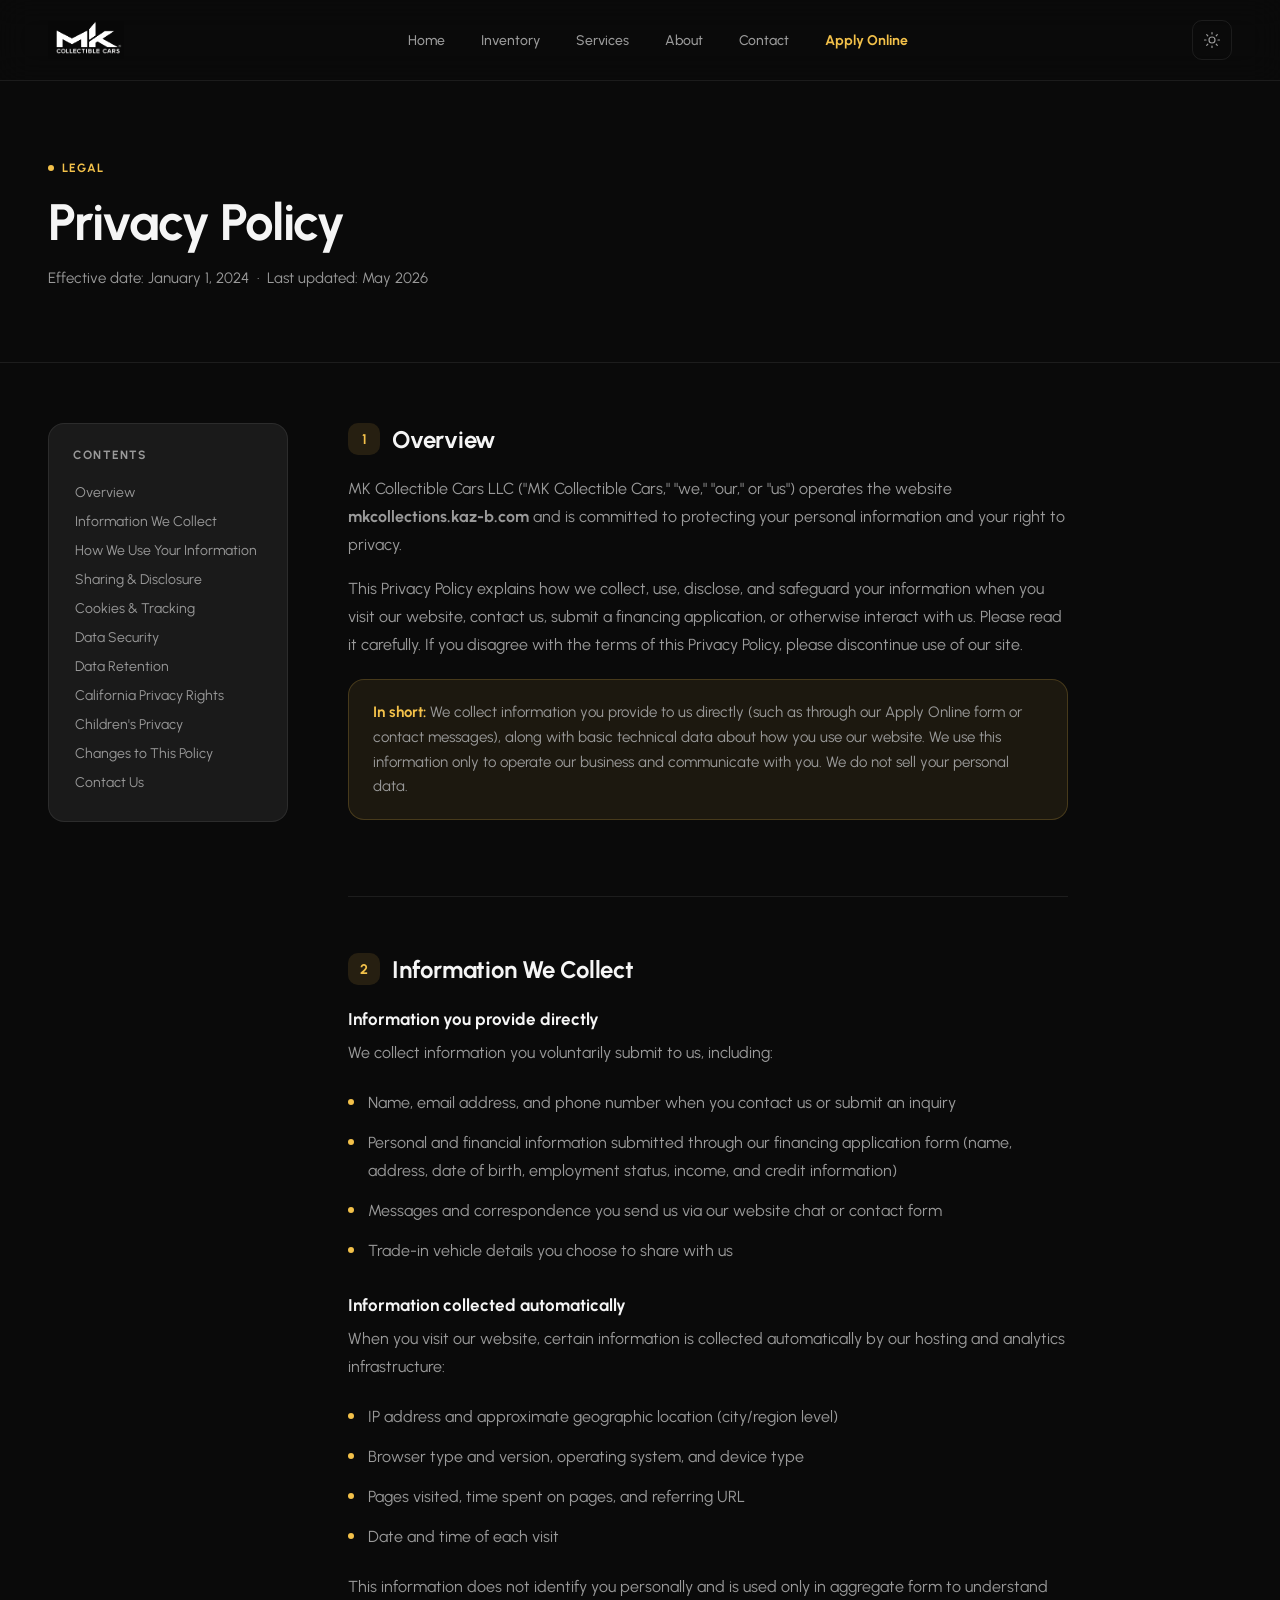
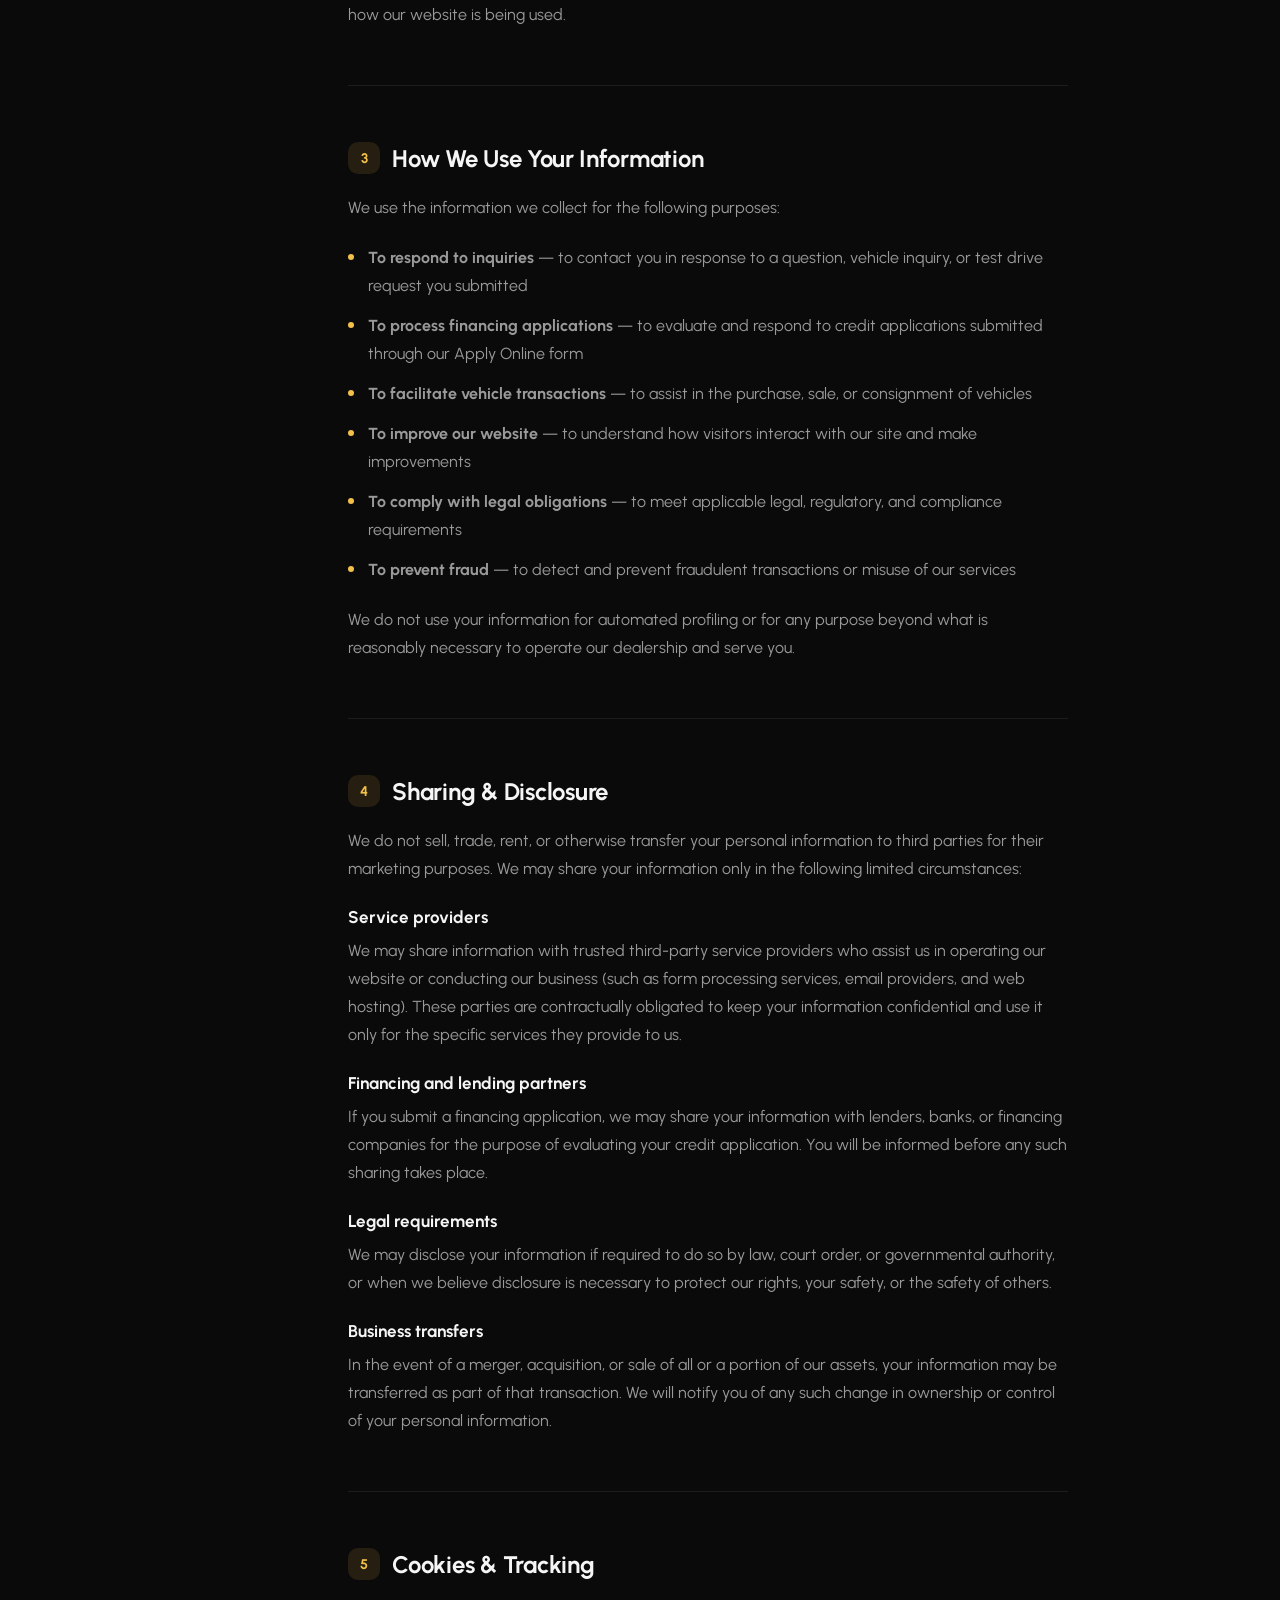
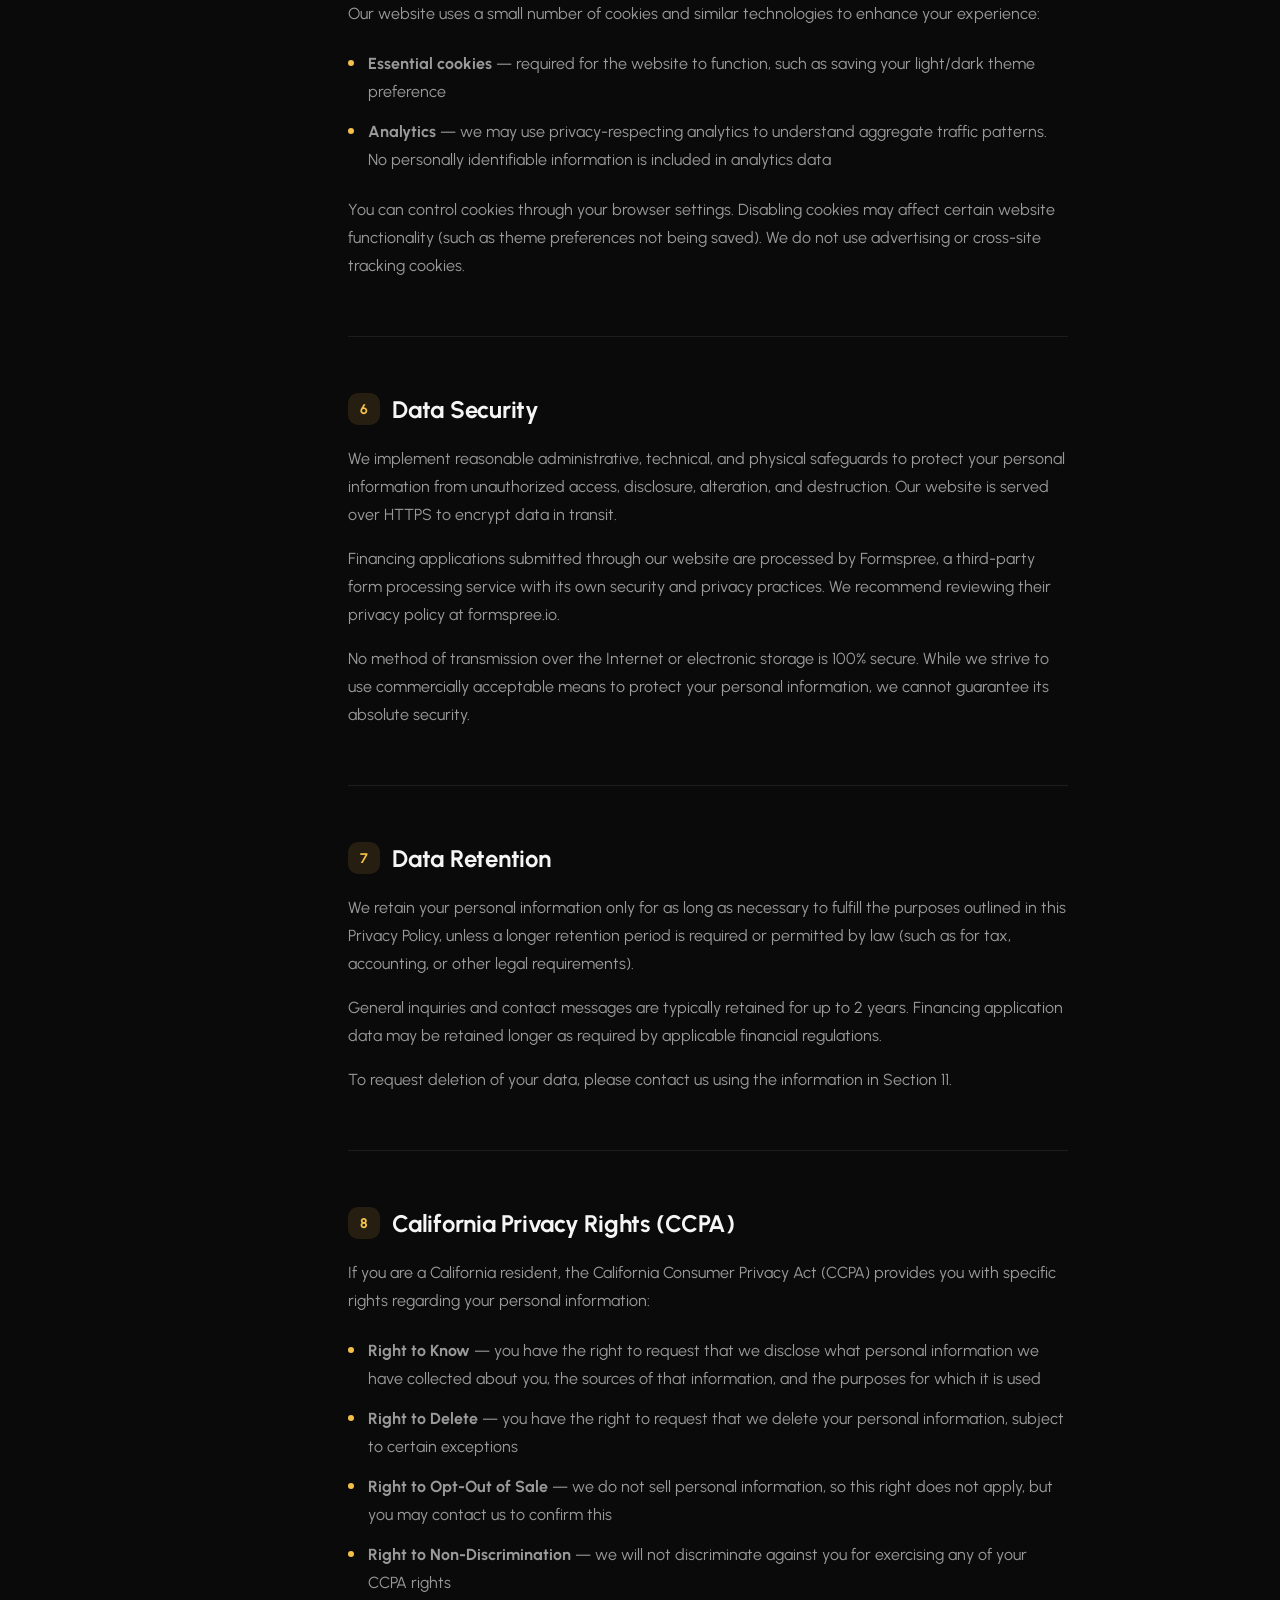
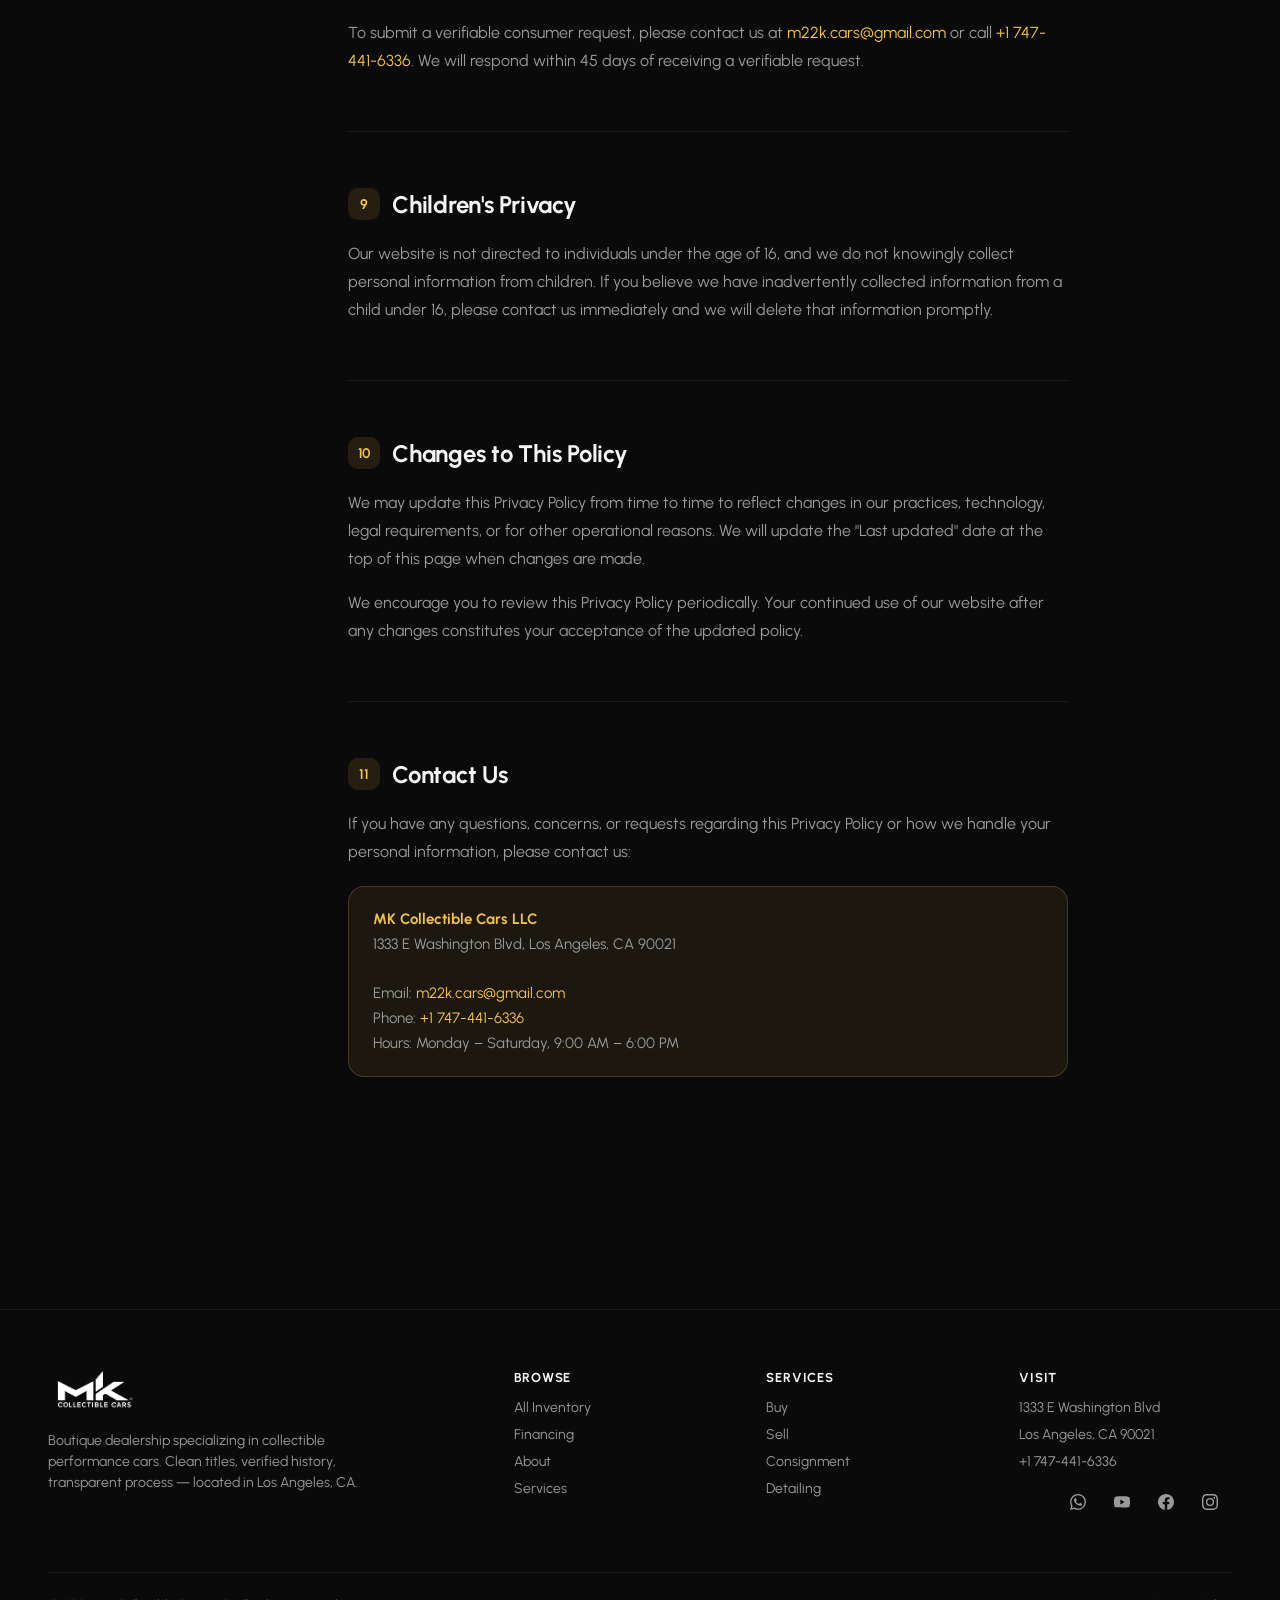
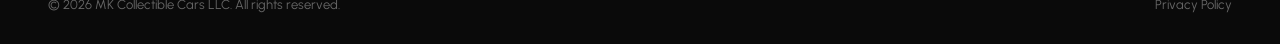
<file: privacy-policy.html>
<!DOCTYPE html>
<html lang="en">
<head>
<meta charset="UTF-8">
<meta name="viewport" content="width=device-width, initial-scale=1.0">
<title>Privacy Policy — MK Collectible Cars</title>
<meta name="description" content="Privacy Policy for MK Collectible Cars LLC — how we collect, use, and protect your personal information.">
<link rel="preconnect" href="https://fonts.googleapis.com">
<link rel="preconnect" href="https://fonts.gstatic.com" crossorigin>
<link href="https://fonts.googleapis.com/css2?family=Urbanist:wght@400;500;600;700;800&display=swap" rel="stylesheet">
<style>
:root {
  --bg: #0a0a0a;
  --bg-elev: #141414;
  --bg-card: #1a1a1a;
  --bg-card-hover: #1f1f1f;
  --border: rgba(255, 255, 255, 0.08);
  --border-strong: rgba(255, 255, 255, 0.14);
  --text: #f5f5f5;
  --text-muted: #9a9a9a;
  --text-faint: #666;
  --accent: #f3c14a;
  --accent-hover: #f8cf64;
  --accent-text: #0a0a0a;
  --radius-sm: 10px;
  --radius: 16px;
  --radius-lg: 24px;
  --shadow: 0 20px 50px rgba(0, 0, 0, 0.4);
}
[data-theme="light"] {
  --bg: #f5f3ee;
  --bg-elev: #fffdf9;
  --bg-card: #ffffff;
  --bg-card-hover: #faf8f3;
  --border: rgba(0, 0, 0, 0.08);
  --border-strong: rgba(0, 0, 0, 0.16);
  --text: #15130f;
  --text-muted: #5a564f;
  --text-faint: #8a8680;
  --accent: #c89726;
  --accent-hover: #d6a232;
  --accent-text: #fffdf9;
  --shadow: 0 20px 50px rgba(0, 0, 0, 0.08);
}
* { box-sizing: border-box; }
html, body {
  margin: 0; padding: 0;
  background: var(--bg);
  color: var(--text);
  font-family: 'Urbanist', -apple-system, BlinkMacSystemFont, sans-serif;
  -webkit-font-smoothing: antialiased;
}
a { color: inherit; text-decoration: none; }
button { font-family: inherit; cursor: pointer; }
.container { max-width: 1440px; margin: 0 auto; padding: 0 48px; }
@media (max-width: 768px) { .container { padding: 0 20px; } }

/* Header */
.header {
  position: sticky; top: 0; z-index: 50;
  background: color-mix(in oklab, var(--bg) 80%, transparent);
  backdrop-filter: blur(16px);
  -webkit-backdrop-filter: blur(16px);
  border-bottom: 1px solid var(--border);
}
.header-inner { display: flex; align-items: center; justify-content: space-between; height: 80px; }
.logo { display: flex; align-items: center; gap: 10px; }
.logo-img {
  height: 38px; width: auto; display: block;
  filter: invert(1) brightness(1.1);
  mix-blend-mode: screen;
}
[data-theme="light"] .logo-img { filter: none; mix-blend-mode: multiply; }
.nav { display: flex; gap: 8px; }
.nav a {
  color: var(--text-muted); font-size: 14px; font-weight: 500;
  padding: 8px 14px; border-radius: 10px;
  transition: color 0.15s, background 0.15s;
}
.nav a:hover { color: var(--text); background: var(--bg-card); }
.header-actions { display: flex; align-items: center; gap: 10px; }
.icon-btn {
  width: 40px; height: 40px; border-radius: 10px;
  border: 1px solid var(--border); background: transparent;
  color: var(--text-muted); display: grid; place-items: center;
  cursor: pointer; transition: background 0.15s, color 0.15s, border-color 0.15s;
}
.icon-btn:hover { background: var(--bg-card); color: var(--text); border-color: var(--border-strong); }

/* Page */
.page-fade { animation: pageIn 0.5s ease; }
@keyframes pageIn { from { opacity: 0; transform: translateY(8px); } to { opacity: 1; transform: none; } }

.page-hero {
  padding: 80px 0 60px;
  border-bottom: 1px solid var(--border);
}
.section-eyebrow {
  display: flex; align-items: center; gap: 8px;
  color: var(--accent); font-size: 12px; font-weight: 700;
  letter-spacing: 0.1em; text-transform: uppercase; margin-bottom: 16px;
}
.accent-dot {
  width: 6px; height: 6px; border-radius: 50%;
  background: var(--accent); display: inline-block;
}
.page-title {
  font-size: clamp(32px, 4vw, 52px);
  font-weight: 700; letter-spacing: -0.02em; margin: 0 0 16px;
}
.page-meta { color: var(--text-muted); font-size: 15px; }

/* Content */
.policy-layout {
  display: grid;
  grid-template-columns: 240px 1fr;
  gap: 60px;
  padding: 60px 0 100px;
  align-items: start;
}
@media (max-width: 900px) {
  .policy-layout { grid-template-columns: 1fr; }
  .toc { display: none; }
}

.toc {
  position: sticky; top: 100px;
  background: var(--bg-card);
  border: 1px solid var(--border);
  border-radius: var(--radius);
  padding: 24px;
}
.toc h3 {
  font-size: 12px; font-weight: 700; letter-spacing: 0.1em;
  text-transform: uppercase; color: var(--text-muted);
  margin: 0 0 16px;
}
.toc a {
  display: block; padding: 6px 0;
  color: var(--text-muted); font-size: 14px;
  border-left: 2px solid transparent;
  padding-left: 12px; margin-left: -12px;
  transition: color 0.15s, border-color 0.15s;
}
.toc a:hover { color: var(--accent); border-left-color: var(--accent); }

.policy-content { max-width: 720px; }

.policy-section {
  margin-bottom: 56px;
  padding-bottom: 56px;
  border-bottom: 1px solid var(--border);
}
.policy-section:last-child { border-bottom: none; }

.policy-section h2 {
  font-size: 24px; font-weight: 700;
  letter-spacing: -0.01em; margin: 0 0 20px;
  display: flex; align-items: center; gap: 12px;
  scroll-margin-top: 100px;
}
.policy-section h2 .num {
  display: inline-flex; align-items: center; justify-content: center;
  width: 32px; height: 32px; border-radius: 10px;
  background: color-mix(in oklab, var(--accent) 12%, transparent);
  color: var(--accent); font-size: 14px; font-weight: 700;
  flex-shrink: 0;
}
.policy-section p {
  color: var(--text-muted); font-size: 16px; line-height: 1.75;
  margin: 0 0 16px;
}
.policy-section p:last-child { margin-bottom: 0; }
.policy-section ul {
  color: var(--text-muted); font-size: 16px; line-height: 1.75;
  margin: 0 0 16px; padding-left: 0; list-style: none;
}
.policy-section ul li {
  padding: 6px 0 6px 20px;
  position: relative;
}
.policy-section ul li::before {
  content: '';
  position: absolute; left: 0; top: 16px;
  width: 6px; height: 6px; border-radius: 50%;
  background: var(--accent);
}
.policy-section h3 {
  font-size: 17px; font-weight: 700; margin: 24px 0 10px;
  color: var(--text);
}

.highlight-box {
  background: color-mix(in oklab, var(--accent) 8%, transparent);
  border: 1px solid color-mix(in oklab, var(--accent) 20%, transparent);
  border-radius: var(--radius);
  padding: 20px 24px;
  margin: 20px 0;
  color: var(--text-muted);
  font-size: 15px;
  line-height: 1.65;
}
.highlight-box strong { color: var(--accent); }

/* Footer */
.footer { border-top: 1px solid var(--border); padding: 60px 0 32px; color: var(--text-muted); }
.footer-grid { display: grid; grid-template-columns: 2fr 1fr 1fr 1fr; gap: 40px; margin-bottom: 48px; }
@media (max-width: 900px) { .footer-grid { grid-template-columns: 1fr 1fr; } .nav { display: none; } }
@media (max-width: 560px) { .footer-grid { grid-template-columns: 1fr; } }
.footer-col { display: flex; flex-direction: column; gap: 10px; }
.footer-col h4 { color: var(--text); font-size: 13px; font-weight: 700; letter-spacing: 0.06em; text-transform: uppercase; margin: 0 0 4px; }
.footer-col a { font-size: 14px; color: var(--text-muted); transition: color 0.15s; }
.footer-col a:hover { color: var(--text); }
.footer-bottom {
  display: flex; justify-content: space-between; align-items: center;
  padding-top: 24px; border-top: 1px solid var(--border);
  font-size: 13px; gap: 16px; flex-wrap: wrap; color: var(--text-faint);
}
.footer .logo-img { height: 44px; }
.social-icons { display: flex; gap: 0; margin-top: auto;
  align-self: flex-end; }
.social-icon {
  display: flex; align-items: center; justify-content: center;
  width: 44px; height: 44px; border-radius: 10px;
  transition: color 0.15s, border-color 0.15s;
}
</style>
</head>
<body>

<header class="header">
  <div class="container header-inner">
    <a href="index.html" class="logo">
      <img src="assets/logo.png" alt="MK Collectible Cars" class="logo-img" />
    </a>
    <nav class="nav">
      <a href="index.html">Home</a>
      <a href="index.html#/inventory">Inventory</a>
      <a href="index.html#services">Services</a>
      <a href="our-story.html">About</a>
      <a href="index.html#contact">Contact</a>
      <a href="apply-online.html" style="color: var(--accent); font-weight: 700;">Apply Online</a>
    </nav>
    <div class="header-actions">
      <button class="icon-btn" id="theme-btn" title="Toggle theme">
        <svg width="18" height="18" viewBox="0 0 24 24" fill="none" stroke="currentColor" stroke-width="1.6" stroke-linecap="round" stroke-linejoin="round" id="theme-icon">
          <circle cx="12" cy="12" r="4"/><path d="M12 2v2M12 20v2M4.93 4.93l1.41 1.41M17.66 17.66l1.41 1.41M2 12h2M20 12h2M4.93 19.07l1.41-1.41M17.66 6.34l1.41-1.41"/>
        </svg>
      </button>
    </div>
  </div>
</header>

<main class="page-fade">

  <section class="page-hero">
    <div class="container">
      <div class="section-eyebrow"><span class="accent-dot"></span>Legal</div>
      <h1 class="page-title">Privacy Policy</h1>
      <p class="page-meta">Effective date: January 1, 2024 &nbsp;·&nbsp; Last updated: May 2026</p>
    </div>
  </section>

  <div class="container">
    <div class="policy-layout">

      <!-- TOC -->
      <aside class="toc">
        <h3>Contents</h3>
        <a href="#overview">Overview</a>
        <a href="#information-collected">Information We Collect</a>
        <a href="#how-we-use">How We Use Your Information</a>
        <a href="#sharing">Sharing &amp; Disclosure</a>
        <a href="#cookies">Cookies &amp; Tracking</a>
        <a href="#security">Data Security</a>
        <a href="#retention">Data Retention</a>
        <a href="#ccpa">California Privacy Rights</a>
        <a href="#children">Children's Privacy</a>
        <a href="#changes">Changes to This Policy</a>
        <a href="#contact">Contact Us</a>
      </aside>

      <!-- Content -->
      <div class="policy-content">

        <div class="policy-section" id="overview">
          <h2><span class="num">1</span>Overview</h2>
          <p>MK Collectible Cars LLC ("MK Collectible Cars," "we," "our," or "us") operates the website <strong>mkcollections.kaz-b.com</strong> and is committed to protecting your personal information and your right to privacy.</p>
          <p>This Privacy Policy explains how we collect, use, disclose, and safeguard your information when you visit our website, contact us, submit a financing application, or otherwise interact with us. Please read it carefully. If you disagree with the terms of this Privacy Policy, please discontinue use of our site.</p>
          <div class="highlight-box">
            <strong>In short:</strong> We collect information you provide to us directly (such as through our Apply Online form or contact messages), along with basic technical data about how you use our website. We use this information only to operate our business and communicate with you. We do not sell your personal data.
          </div>
        </div>

        <div class="policy-section" id="information-collected">
          <h2><span class="num">2</span>Information We Collect</h2>

          <h3>Information you provide directly</h3>
          <p>We collect information you voluntarily submit to us, including:</p>
          <ul>
            <li>Name, email address, and phone number when you contact us or submit an inquiry</li>
            <li>Personal and financial information submitted through our financing application form (name, address, date of birth, employment status, income, and credit information)</li>
            <li>Messages and correspondence you send us via our website chat or contact form</li>
            <li>Trade-in vehicle details you choose to share with us</li>
          </ul>

          <h3>Information collected automatically</h3>
          <p>When you visit our website, certain information is collected automatically by our hosting and analytics infrastructure:</p>
          <ul>
            <li>IP address and approximate geographic location (city/region level)</li>
            <li>Browser type and version, operating system, and device type</li>
            <li>Pages visited, time spent on pages, and referring URL</li>
            <li>Date and time of each visit</li>
          </ul>
          <p>This information does not identify you personally and is used only in aggregate form to understand how our website is being used.</p>
        </div>

        <div class="policy-section" id="how-we-use">
          <h2><span class="num">3</span>How We Use Your Information</h2>
          <p>We use the information we collect for the following purposes:</p>
          <ul>
            <li><strong>To respond to inquiries</strong> — to contact you in response to a question, vehicle inquiry, or test drive request you submitted</li>
            <li><strong>To process financing applications</strong> — to evaluate and respond to credit applications submitted through our Apply Online form</li>
            <li><strong>To facilitate vehicle transactions</strong> — to assist in the purchase, sale, or consignment of vehicles</li>
            <li><strong>To improve our website</strong> — to understand how visitors interact with our site and make improvements</li>
            <li><strong>To comply with legal obligations</strong> — to meet applicable legal, regulatory, and compliance requirements</li>
            <li><strong>To prevent fraud</strong> — to detect and prevent fraudulent transactions or misuse of our services</li>
          </ul>
          <p>We do not use your information for automated profiling or for any purpose beyond what is reasonably necessary to operate our dealership and serve you.</p>
        </div>

        <div class="policy-section" id="sharing">
          <h2><span class="num">4</span>Sharing &amp; Disclosure</h2>
          <p>We do not sell, trade, rent, or otherwise transfer your personal information to third parties for their marketing purposes. We may share your information only in the following limited circumstances:</p>

          <h3>Service providers</h3>
          <p>We may share information with trusted third-party service providers who assist us in operating our website or conducting our business (such as form processing services, email providers, and web hosting). These parties are contractually obligated to keep your information confidential and use it only for the specific services they provide to us.</p>

          <h3>Financing and lending partners</h3>
          <p>If you submit a financing application, we may share your information with lenders, banks, or financing companies for the purpose of evaluating your credit application. You will be informed before any such sharing takes place.</p>

          <h3>Legal requirements</h3>
          <p>We may disclose your information if required to do so by law, court order, or governmental authority, or when we believe disclosure is necessary to protect our rights, your safety, or the safety of others.</p>

          <h3>Business transfers</h3>
          <p>In the event of a merger, acquisition, or sale of all or a portion of our assets, your information may be transferred as part of that transaction. We will notify you of any such change in ownership or control of your personal information.</p>
        </div>

        <div class="policy-section" id="cookies">
          <h2><span class="num">5</span>Cookies &amp; Tracking</h2>
          <p>Our website uses a small number of cookies and similar technologies to enhance your experience:</p>
          <ul>
            <li><strong>Essential cookies</strong> — required for the website to function, such as saving your light/dark theme preference</li>
            <li><strong>Analytics</strong> — we may use privacy-respecting analytics to understand aggregate traffic patterns. No personally identifiable information is included in analytics data</li>
          </ul>
          <p>You can control cookies through your browser settings. Disabling cookies may affect certain website functionality (such as theme preferences not being saved). We do not use advertising or cross-site tracking cookies.</p>
        </div>

        <div class="policy-section" id="security">
          <h2><span class="num">6</span>Data Security</h2>
          <p>We implement reasonable administrative, technical, and physical safeguards to protect your personal information from unauthorized access, disclosure, alteration, and destruction. Our website is served over HTTPS to encrypt data in transit.</p>
          <p>Financing applications submitted through our website are processed by Formspree, a third-party form processing service with its own security and privacy practices. We recommend reviewing their privacy policy at formspree.io.</p>
          <p>No method of transmission over the Internet or electronic storage is 100% secure. While we strive to use commercially acceptable means to protect your personal information, we cannot guarantee its absolute security.</p>
        </div>

        <div class="policy-section" id="retention">
          <h2><span class="num">7</span>Data Retention</h2>
          <p>We retain your personal information only for as long as necessary to fulfill the purposes outlined in this Privacy Policy, unless a longer retention period is required or permitted by law (such as for tax, accounting, or other legal requirements).</p>
          <p>General inquiries and contact messages are typically retained for up to 2 years. Financing application data may be retained longer as required by applicable financial regulations.</p>
          <p>To request deletion of your data, please contact us using the information in Section 11.</p>
        </div>

        <div class="policy-section" id="ccpa">
          <h2><span class="num">8</span>California Privacy Rights (CCPA)</h2>
          <p>If you are a California resident, the California Consumer Privacy Act (CCPA) provides you with specific rights regarding your personal information:</p>
          <ul>
            <li><strong>Right to Know</strong> — you have the right to request that we disclose what personal information we have collected about you, the sources of that information, and the purposes for which it is used</li>
            <li><strong>Right to Delete</strong> — you have the right to request that we delete your personal information, subject to certain exceptions</li>
            <li><strong>Right to Opt-Out of Sale</strong> — we do not sell personal information, so this right does not apply, but you may contact us to confirm this</li>
            <li><strong>Right to Non-Discrimination</strong> — we will not discriminate against you for exercising any of your CCPA rights</li>
          </ul>
          <p>To submit a verifiable consumer request, please contact us at <a href="mailto:m22k.cars@gmail.com" style="color: var(--accent);">m22k.cars@gmail.com</a> or call <a href="tel:17474416336" style="color: var(--accent);">+1 747-441-6336</a>. We will respond within 45 days of receiving a verifiable request.</p>
        </div>

        <div class="policy-section" id="children">
          <h2><span class="num">9</span>Children's Privacy</h2>
          <p>Our website is not directed to individuals under the age of 16, and we do not knowingly collect personal information from children. If you believe we have inadvertently collected information from a child under 16, please contact us immediately and we will delete that information promptly.</p>
        </div>

        <div class="policy-section" id="changes">
          <h2><span class="num">10</span>Changes to This Policy</h2>
          <p>We may update this Privacy Policy from time to time to reflect changes in our practices, technology, legal requirements, or for other operational reasons. We will update the "Last updated" date at the top of this page when changes are made.</p>
          <p>We encourage you to review this Privacy Policy periodically. Your continued use of our website after any changes constitutes your acceptance of the updated policy.</p>
        </div>

        <div class="policy-section" id="contact">
          <h2><span class="num">11</span>Contact Us</h2>
          <p>If you have any questions, concerns, or requests regarding this Privacy Policy or how we handle your personal information, please contact us:</p>
          <div class="highlight-box">
            <strong>MK Collectible Cars LLC</strong><br>
            1333 E Washington Blvd, Los Angeles, CA 90021<br><br>
            Email: <a href="mailto:m22k.cars@gmail.com" style="color: var(--accent);">m22k.cars@gmail.com</a><br>
            Phone: <a href="tel:17474416336" style="color: var(--accent);">+1 747-441-6336</a><br>
            Hours: Monday – Saturday, 9:00 AM – 6:00 PM
          </div>
        </div>

      </div>
    </div>
  </div>

</main>

<footer class="footer">
  <div class="container">
    <div class="footer-grid">
      <div>
        <a href="index.html" class="logo">
          <img src="assets/logo.png" alt="MK Collectible Cars" class="logo-img" />
        </a>
        <p style="color: var(--text-muted); margin-top: 16px; max-width: 320px; line-height: 1.5; font-size: 14px;">
          Boutique dealership specializing in collectible performance cars. Clean titles, verified history, transparent process — located in Los Angeles, CA.
        </p>
      </div>
      <div class="footer-col">
        <h4>Browse</h4>
        <a href="index.html#/inventory">All Inventory</a>
        <a href="apply-online.html">Financing</a>
        <a href="our-story.html">About</a>
        <a href="index.html#services">Services</a>
      </div>
      <div class="footer-col">
        <h4>Services</h4>
        <a href="index.html#services">Buy</a>
        <a href="index.html#services">Sell</a>
        <a href="index.html#services">Consignment</a>
        <a href="index.html#services">Detailing</a>
      </div>
      <div class="footer-col">
        <h4>Visit</h4>
        <a href="#">1333 E Washington Blvd</a>
        <a href="#">Los Angeles, CA 90021</a>
        <a href="tel:17474416336">+1 747-441-6336</a>
        <div class="social-icons">
          <a href="https://wa.me/17474416336" target="_blank" rel="noopener noreferrer" title="WhatsApp" class="social-icon">
            <svg width="16" height="16" viewBox="0 0 24 24" fill="currentColor"><path d="M17.472 14.382c-.297-.149-1.758-.867-2.03-.967-.273-.099-.471-.148-.67.15-.197.297-.767.966-.94 1.164-.173.199-.347.223-.644.075-.297-.15-1.255-.463-2.39-1.475-.883-.788-1.48-1.761-1.653-2.059-.173-.297-.018-.458.13-.606.134-.133.298-.347.446-.52.149-.174.198-.298.298-.497.099-.198.05-.371-.025-.52-.075-.149-.669-1.612-.916-2.207-.242-.579-.487-.5-.669-.51-.173-.008-.371-.01-.57-.01-.198 0-.52.074-.792.372-.272.297-1.04 1.016-1.04 2.479 0 1.462 1.065 2.875 1.213 3.074.149.198 2.096 3.2 5.077 4.487.709.306 1.262.489 1.694.625.712.227 1.36.195 1.871.118.571-.085 1.758-.719 2.006-1.413.248-.694.248-1.289.173-1.413-.074-.124-.272-.198-.57-.347m-5.421 7.403h-.004a9.87 9.87 0 01-5.031-1.378l-.361-.214-3.741.982.998-3.648-.235-.374a9.86 9.86 0 01-1.51-5.26c.001-5.45 4.436-9.884 9.888-9.884 2.64 0 5.122 1.03 6.988 2.898a9.825 9.825 0 012.893 6.994c-.003 5.45-4.437 9.884-9.885 9.884m8.413-18.297A11.815 11.815 0 0012.05 0C5.495 0 .16 5.335.157 11.892c0 2.096.547 4.142 1.588 5.945L.057 24l6.305-1.654a11.882 11.882 0 005.683 1.448h.005c6.554 0 11.89-5.335 11.893-11.893a11.821 11.821 0 00-3.48-8.413z"/></svg>
          </a>
          <a href="https://www.youtube.com/@MKCarsLA" target="_blank" rel="noopener noreferrer" title="YouTube" class="social-icon">
            <svg width="16" height="16" viewBox="0 0 24 24" fill="currentColor"><path d="M23.498 6.186a3.016 3.016 0 00-2.122-2.136C19.505 3.545 12 3.545 12 3.545s-7.505 0-9.377.505A3.017 3.017 0 00.502 6.186C0 8.07 0 12 0 12s0 3.93.502 5.814a3.016 3.016 0 002.122 2.136c1.871.505 9.376.505 9.376.505s7.505 0 9.377-.505a3.015 3.015 0 002.122-2.136C24 15.93 24 12 24 12s0-3.93-.502-5.814zM9.545 15.568V8.432L15.818 12l-6.273 3.568z"/></svg>
          </a>
          <a href="https://www.facebook.com/people/MK-Collectible-Cars/61585232605887/" target="_blank" rel="noopener noreferrer" title="Facebook" class="social-icon">
            <svg width="16" height="16" viewBox="0 0 24 24" fill="currentColor"><path d="M24 12.073c0-6.627-5.373-12-12-12s-12 5.373-12 12c0 5.99 4.388 10.954 10.125 11.854v-8.385H7.078v-3.47h3.047V9.43c0-3.007 1.792-4.669 4.533-4.669 1.312 0 2.686.235 2.686.235v2.953H15.83c-1.491 0-1.956.925-1.956 1.874v2.25h3.328l-.532 3.47h-2.796v8.385C19.612 23.027 24 18.062 24 12.073z"/></svg>
          </a>
          <a href="https://www.instagram.com/mkcollectiblecars" target="_blank" rel="noopener noreferrer" title="Instagram" class="social-icon">
            <svg width="16" height="16" viewBox="0 0 24 24" fill="currentColor"><path d="M12 2.163c3.204 0 3.584.012 4.85.07 3.252.148 4.771 1.691 4.919 4.919.058 1.265.069 1.645.069 4.849 0 3.205-.012 3.584-.069 4.849-.149 3.225-1.664 4.771-4.919 4.919-1.266.058-1.644.07-4.85.07-3.204 0-3.584-.012-4.849-.07-3.26-.149-4.771-1.699-4.919-4.92-.058-1.265-.07-1.644-.07-4.849 0-3.204.013-3.583.07-4.849.149-3.227 1.664-4.771 4.919-4.919 1.266-.057 1.645-.069 4.849-.069zM12 0C8.741 0 8.333.014 7.053.072 2.695.272.273 2.69.073 7.052.014 8.333 0 8.741 0 12c0 3.259.014 3.668.072 4.948.2 4.358 2.618 6.78 6.98 6.98C8.333 23.986 8.741 24 12 24c3.259 0 3.668-.014 4.948-.072 4.354-.2 6.782-2.618 6.979-6.98.059-1.28.073-1.689.073-4.948 0-3.259-.014-3.667-.072-4.947-.196-4.354-2.617-6.78-6.979-6.98C15.668.014 15.259 0 12 0zm0 5.838a6.162 6.162 0 100 12.324 6.162 6.162 0 000-12.324zM12 16a4 4 0 110-8 4 4 0 010 8zm6.406-11.845a1.44 1.44 0 100 2.881 1.44 1.44 0 000-2.881z"/></svg>
          </a>
        </div>
      </div>
    </div>
    <div class="footer-bottom">
      <span>&copy; 2026 MK Collectible Cars LLC. All rights reserved.</span>
      <a href="privacy-policy.html" style="color: var(--text-faint); transition: color 0.15s;" onmouseover="this.style.color='var(--accent)'" onmouseout="this.style.color='var(--text-faint)'">Privacy Policy</a>
    </div>
  </div>
</footer>

<script>
(function() {
  const saved = localStorage.getItem('mk-theme') || 'dark';
  document.documentElement.setAttribute('data-theme', saved);
  updateIcon(saved);
  document.getElementById('theme-btn').addEventListener('click', function() {
    const current = document.documentElement.getAttribute('data-theme');
    const next = current === 'dark' ? 'light' : 'dark';
    document.documentElement.setAttribute('data-theme', next);
    localStorage.setItem('mk-theme', next);
    updateIcon(next);
  });
  function updateIcon(theme) {
    const icon = document.getElementById('theme-icon');
    if (theme === 'dark') {
      icon.innerHTML = '<circle cx="12" cy="12" r="4"/><path d="M12 2v2M12 20v2M4.93 4.93l1.41 1.41M17.66 17.66l1.41 1.41M2 12h2M20 12h2M4.93 19.07l1.41-1.41M17.66 6.34l1.41-1.41"/>';
    } else {
      icon.innerHTML = '<path d="M21 12.79A9 9 0 1 1 11.21 3 7 7 0 0 0 21 12.79z"/>';
    }
  }
})();
</script>
</body>
</html>
</file>
